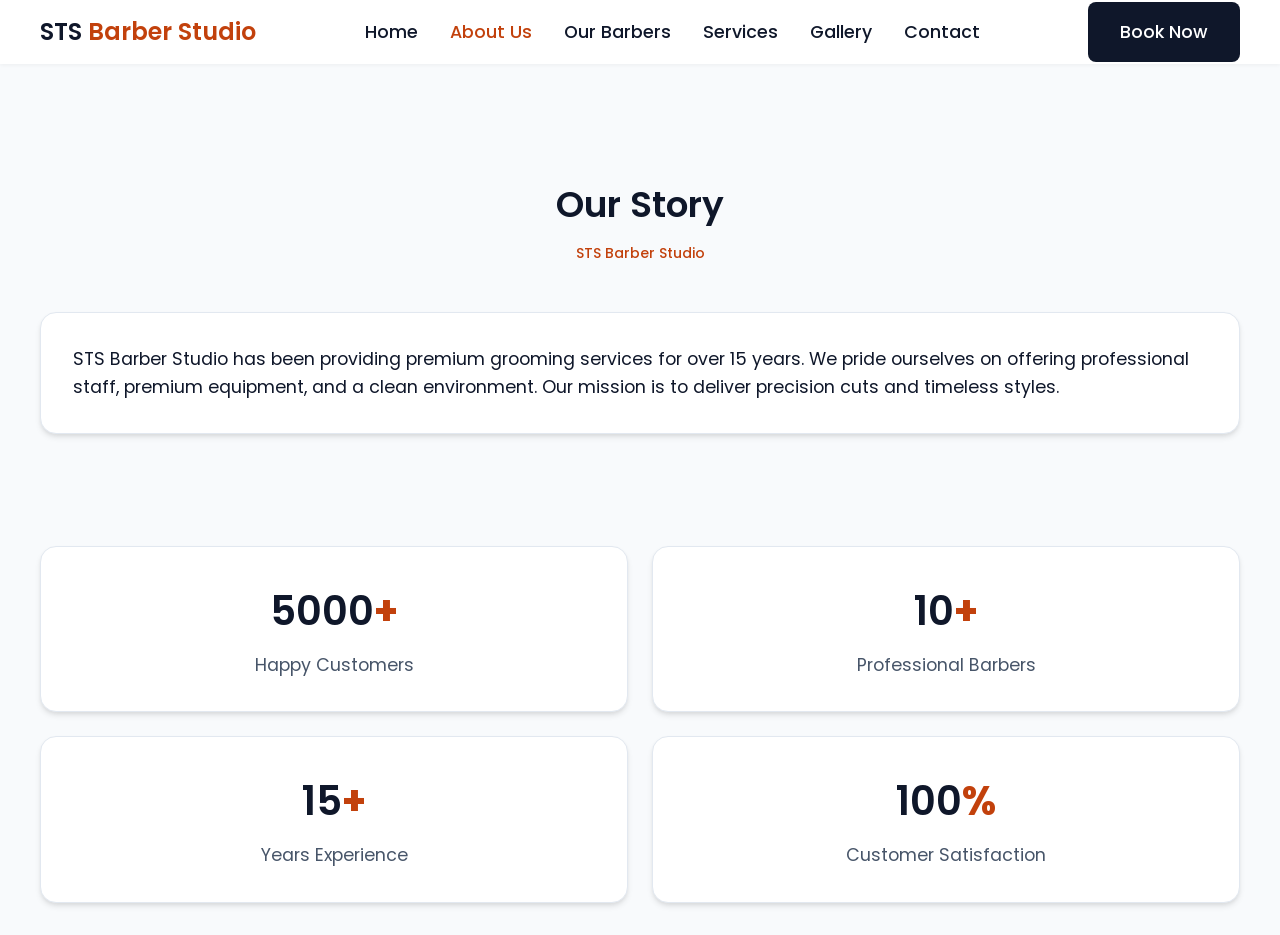
<file: about.html>
<!DOCTYPE html>
<html lang="en">
<head>
    <meta charset="UTF-8">
    <meta name="viewport" content="width=device-width, initial-scale=1.0">
    <title>About Us | STS Barber Studio</title>
    <!-- Google Fonts -->
    <link href="https://fonts.googleapis.com/css2?family=Poppins:wght@300;400;500;600;700&display=swap" rel="stylesheet">
    <!-- Font Awesome -->
    <link rel="stylesheet" href="https://cdnjs.cloudflare.com/ajax/libs/font-awesome/6.4.0/css/all.min.css">
    <!-- Custom CSS -->
    <link rel="stylesheet" href="css/style.css">
    <link rel="stylesheet" href="css/animation.css">
    <link rel="stylesheet" href="css/responsive.css">
</head>
<body class="light-theme">
    <!-- Navigation -->
    <header class="header scroll-header" id="header">
        <nav class="nav container">
            <a href="index.html" class="nav__logo">
                <h2>STS <span>Barber Studio</span></h2>
            </a>

            <div class="nav__menu" id="nav-menu">
                <ul class="nav__list">
                    <li class="nav__item"><a href="index.html" class="nav__link">Home</a></li>
                    <li class="nav__item"><a href="about.html" class="nav__link active-link">About Us</a></li>
                    <li class="nav__item"><a href="barbers.html" class="nav__link">Our Barbers</a></li>
                    <li class="nav__item"><a href="services.html" class="nav__link">Services</a></li>
                    <li class="nav__item"><a href="gallery.html" class="nav__link">Gallery</a></li>
                    <li class="nav__item"><a href="contact.html" class="nav__link">Contact</a></li>
                </ul>
                <div class="nav__close" id="nav-close">
                    <i class="fas fa-times"></i>
                </div>
            </div>

            <div class="nav__btns">
                <a href="index.html#appointment" class="btn btn-primary nav__btn">Book Now</a>
                <div class="nav__toggle" id="nav-toggle">
                    <i class="fas fa-bars"></i>
                </div>
            </div>
        </nav>
    </header>

    <main class="main" style="padding-top: 6rem;">
        <section class="section container fade-up">
            <h1 class="section__title">Our Story</h1>
            <span class="section__subtitle">STS Barber Studio</span>
            <div class="glass-card">
                <p>STS Barber Studio has been providing premium grooming services for over 15 years. We pride ourselves on offering professional staff, premium equipment, and a clean environment. Our mission is to deliver precision cuts and timeless styles.</p>
            </div>
        </section>

        <!-- Stats Section -->
        <section class="stats section">
            <div class="stats__container container grid">
                <div class="stats__card glass-card fade-up">
                    <h2 class="stats__number counter" data-target="5000">0</h2><span>+</span>
                    <p class="stats__title">Happy Customers</p>
                </div>
                <div class="stats__card glass-card fade-up">
                    <h2 class="stats__number counter" data-target="10">0</h2><span>+</span>
                    <p class="stats__title">Professional Barbers</p>
                </div>
                <div class="stats__card glass-card fade-up">
                    <h2 class="stats__number counter" data-target="15">0</h2><span>+</span>
                    <p class="stats__title">Years Experience</p>
                </div>
                <div class="stats__card glass-card fade-up">
                    <h2 class="stats__number counter" data-target="100">0</h2><span>%</span>
                    <p class="stats__title">Customer Satisfaction</p>
                </div>
            </div>
        </section>
    </main>
    
    <script src="js/script.js"></script>
</body>
</html>
</file>
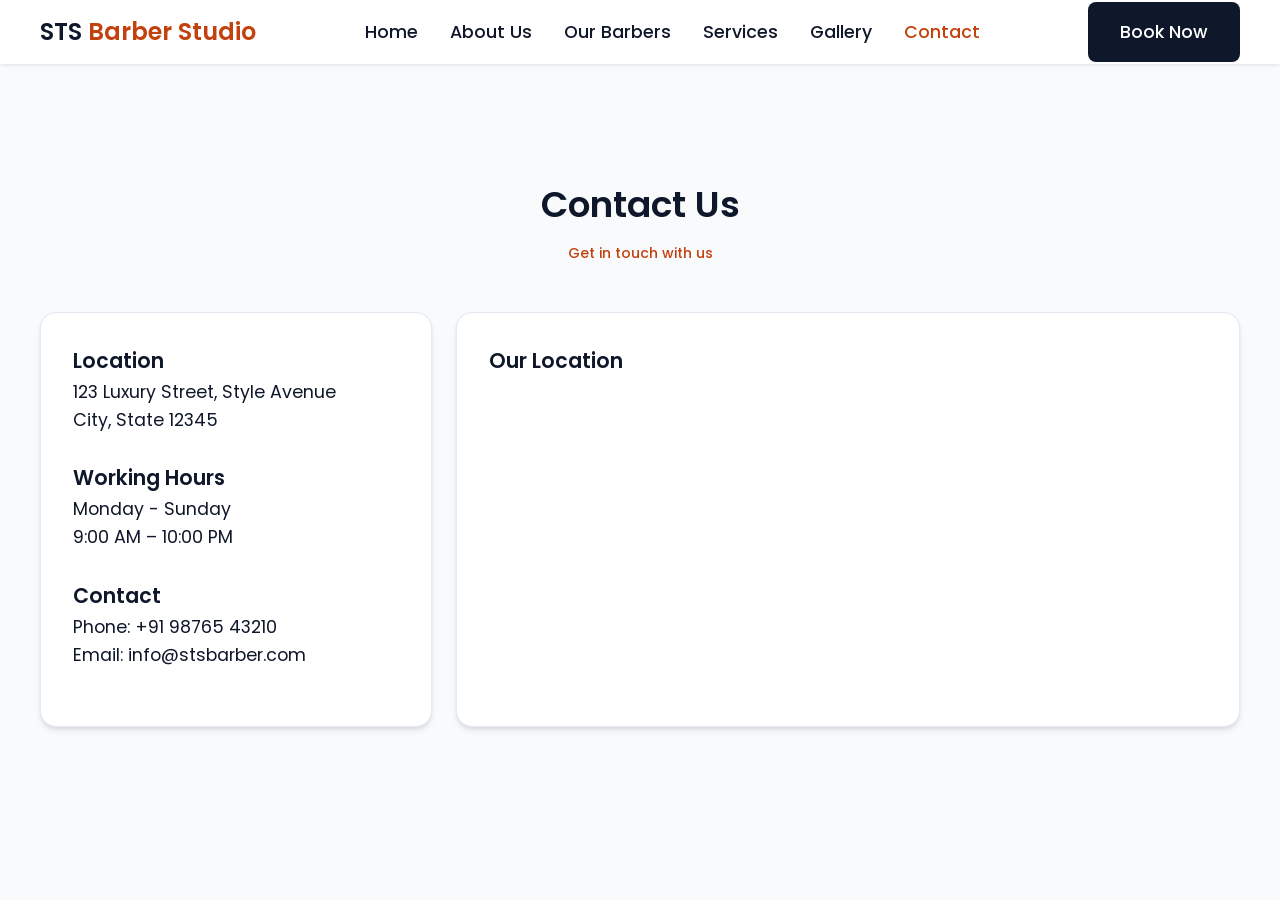
<file: contact.html>
<!DOCTYPE html>
<html lang="en">
<head>
    <meta charset="UTF-8">
    <meta name="viewport" content="width=device-width, initial-scale=1.0">
    <title>Contact Us | STS Barber Studio</title>
    <link href="https://fonts.googleapis.com/css2?family=Poppins:wght@300;400;500;600;700&display=swap" rel="stylesheet">
    <link rel="stylesheet" href="https://cdnjs.cloudflare.com/ajax/libs/font-awesome/6.4.0/css/all.min.css">
    <link rel="stylesheet" href="css/style.css">
    <link rel="stylesheet" href="css/animation.css">
    <link rel="stylesheet" href="css/responsive.css">
</head>
<body class="light-theme">
    <header class="header scroll-header" id="header">
        <nav class="nav container">
            <a href="index.html" class="nav__logo">
                <h2>STS <span>Barber Studio</span></h2>
            </a>

            <div class="nav__menu" id="nav-menu">
                <ul class="nav__list">
                    <li class="nav__item"><a href="index.html" class="nav__link">Home</a></li>
                    <li class="nav__item"><a href="about.html" class="nav__link">About Us</a></li>
                    <li class="nav__item"><a href="barbers.html" class="nav__link">Our Barbers</a></li>
                    <li class="nav__item"><a href="services.html" class="nav__link">Services</a></li>
                    <li class="nav__item"><a href="gallery.html" class="nav__link">Gallery</a></li>
                    <li class="nav__item"><a href="contact.html" class="nav__link active-link">Contact</a></li>
                </ul>
            </div>

            <div class="nav__btns">
                <a href="index.html#appointment" class="btn btn-primary nav__btn">Book Now</a>
                <div class="nav__toggle" id="nav-toggle">
                    <i class="fas fa-bars"></i>
                </div>
            </div>
        </nav>
    </header>

    <main class="main" style="padding-top: 6rem;">
        <section class="section container fade-up">
            <h1 class="section__title">Contact Us</h1>
            <span class="section__subtitle">Get in touch with us</span>
            
            <div class="appointment__container grid" style="margin-top:2rem">
                <div class="glass-card">
                    <h3>Location</h3>
                    <p>123 Luxury Street, Style Avenue<br>City, State 12345</p>
                    <br>
                    <h3>Working Hours</h3>
                    <p>Monday - Sunday</p>
                    <p>9:00 AM – 10:00 PM</p>
                    <br>
                    <h3>Contact</h3>
                    <p>Phone: +91 98765 43210</p>
                    <p>Email: info@stsbarber.com</p>
                </div>
                <div class="glass-card">
                    <h3>Our Location</h3>
                    <div style="height:300px; border-radius:0.5rem; margin-top:1rem; overflow:hidden;">
                        <iframe src="https://www.google.com/maps/embed?pb=!1m18!1m12!1m3!1d193595.15830869428!2d-74.119763973046!3d40.69766374874431!2m3!1f0!2f0!3f0!3m2!1i1024!2i768!4f13.1!3m3!1m2!1s0x89c24fa5d33f083b%3A0xc80b8f06e177fe62!2sNew%20York%2C%20NY%2C%20USA!5e0!3m2!1sen!2sin!4v1698246342898!5m2!1sen!2sin" width="100%" height="100%" style="border:0;" allowfullscreen="" loading="lazy" referrerpolicy="no-referrer-when-downgrade"></iframe>
                    </div>
                </div>
            </div>
        </section>
    </main>
    <script src="js/script.js"></script>
</body>
</html>
</file>
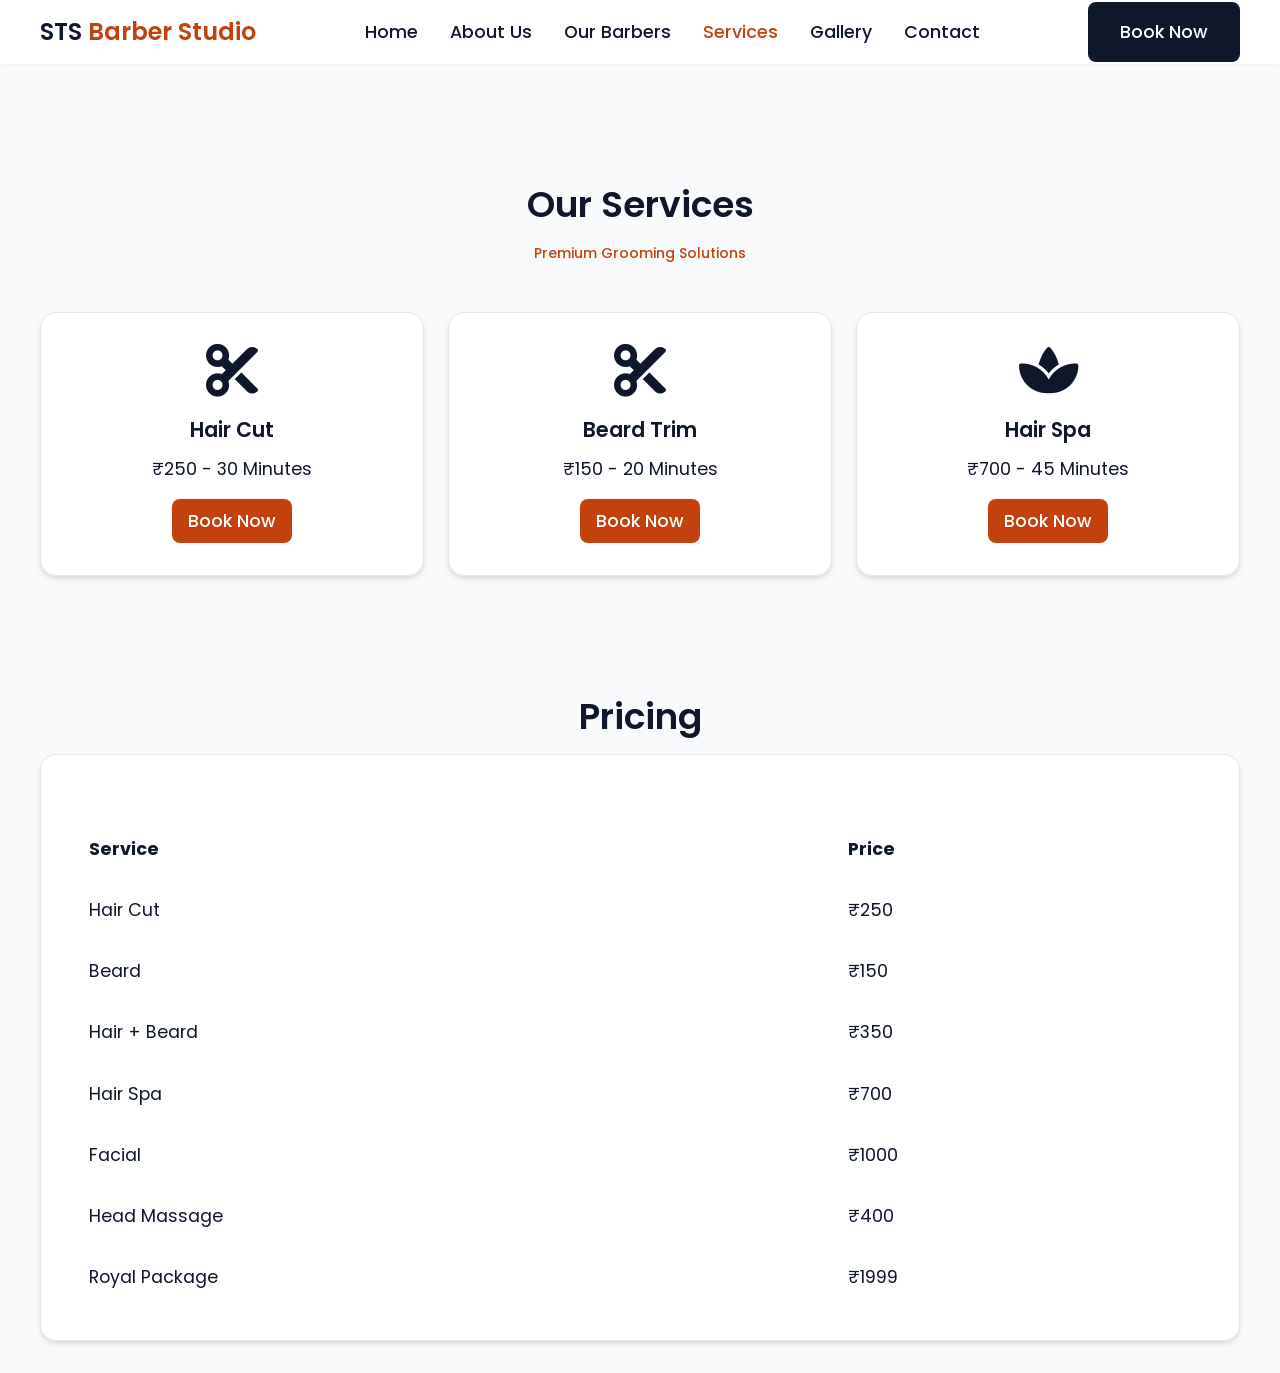
<file: services.html>
<!DOCTYPE html>
<html lang="en">
<head>
    <meta charset="UTF-8">
    <meta name="viewport" content="width=device-width, initial-scale=1.0">
    <title>Services & Pricing | STS Barber Studio</title>
    <link href="https://fonts.googleapis.com/css2?family=Poppins:wght@300;400;500;600;700&display=swap" rel="stylesheet">
    <link rel="stylesheet" href="https://cdnjs.cloudflare.com/ajax/libs/font-awesome/6.4.0/css/all.min.css">
    <link rel="stylesheet" href="css/style.css">
    <link rel="stylesheet" href="css/animation.css">
    <link rel="stylesheet" href="css/responsive.css">
    <style>
        .services__grid {
            display: grid;
            grid-template-columns: repeat(auto-fit, minmax(250px, 1fr));
            gap: 1.5rem;
        }
        .service__card {
            text-align: center;
        }
        .service__card h3 {
            margin: 1rem 0 0.5rem;
            color: var(--primary-color);
        }
        .pricing__table {
            width: 100%;
            margin-top: 2rem;
            border-collapse: collapse;
        }
        .pricing__table th, .pricing__table td {
            padding: 1rem;
            border-bottom: 1px solid rgba(255,255,255,0.1);
            text-align: left;
        }
        .pricing__table th {
            color: var(--primary-color);
        }
    </style>
</head>
<body class="light-theme">
    <header class="header scroll-header" id="header">
        <nav class="nav container">
            <a href="index.html" class="nav__logo">
                <h2>STS <span>Barber Studio</span></h2>
            </a>

            <div class="nav__menu" id="nav-menu">
                <ul class="nav__list">
                    <li class="nav__item"><a href="index.html" class="nav__link">Home</a></li>
                    <li class="nav__item"><a href="about.html" class="nav__link">About Us</a></li>
                    <li class="nav__item"><a href="barbers.html" class="nav__link">Our Barbers</a></li>
                    <li class="nav__item"><a href="services.html" class="nav__link active-link">Services</a></li>
                    <li class="nav__item"><a href="gallery.html" class="nav__link">Gallery</a></li>
                    <li class="nav__item"><a href="contact.html" class="nav__link">Contact</a></li>
                </ul>
            </div>

            <div class="nav__btns">
                <a href="index.html#appointment" class="btn btn-primary nav__btn">Book Now</a>
                <div class="nav__toggle" id="nav-toggle">
                    <i class="fas fa-bars"></i>
                </div>
            </div>
        </nav>
    </header>

    <main class="main" style="padding-top: 6rem;">
        <section class="section container fade-up">
            <h1 class="section__title">Our Services</h1>
            <span class="section__subtitle">Premium Grooming Solutions</span>
            
            <div class="services__grid">
                <div class="service__card glass-card">
                    <i class="fas fa-cut fa-3x" style="color:var(--primary-color)"></i>
                    <h3>Hair Cut</h3>
                    <p>₹250 - 30 Minutes</p>
                    <a href="index.html#appointment" class="btn btn-secondary" style="margin-top: 1rem; padding: 0.5rem 1rem;">Book Now</a>
                </div>
                <div class="service__card glass-card">
                    <i class="fas fa-cut fa-3x" style="color:var(--primary-color)"></i>
                    <h3>Beard Trim</h3>
                    <p>₹150 - 20 Minutes</p>
                    <a href="index.html#appointment" class="btn btn-secondary" style="margin-top: 1rem; padding: 0.5rem 1rem;">Book Now</a>
                </div>
                <div class="service__card glass-card">
                    <i class="fas fa-spa fa-3x" style="color:var(--primary-color)"></i>
                    <h3>Hair Spa</h3>
                    <p>₹700 - 45 Minutes</p>
                    <a href="index.html#appointment" class="btn btn-secondary" style="margin-top: 1rem; padding: 0.5rem 1rem;">Book Now</a>
                </div>
                <!-- Additional services can be added here following same structure -->
            </div>
        </section>

        <section class="section container fade-up">
            <h2 class="section__title">Pricing</h2>
            <div class="glass-card">
                <table class="pricing__table">
                    <tr><th>Service</th><th>Price</th></tr>
                    <tr><td>Hair Cut</td><td>₹250</td></tr>
                    <tr><td>Beard</td><td>₹150</td></tr>
                    <tr><td>Hair + Beard</td><td>₹350</td></tr>
                    <tr><td>Hair Spa</td><td>₹700</td></tr>
                    <tr><td>Facial</td><td>₹1000</td></tr>
                    <tr><td>Head Massage</td><td>₹400</td></tr>
                    <tr><td>Royal Package</td><td>₹1999</td></tr>
                </table>
            </div>
        </section>
    </main>
    <script src="js/script.js"></script>
</body>
</html>
</file>
<file: css/style.css>
/* Google Fonts */
@import url('https://fonts.googleapis.com/css2?family=Poppins:wght@300;400;500;600;700&display=swap');

/* Variables - Professional Clean Theme */
:root {
    --primary-color: #0f172a; /* Slate Navy */
    --primary-color-alt: #1e293b;
    --accent-color: #c2410c; /* Copper/Rust */
    --accent-color-alt: #9a3412;
    --bg-color: #f8fafc; /* Very light gray */
    --container-color: #ffffff; /* White */
    --text-color: #0f172a;
    --text-color-light: #475569;
    --border-color: #e2e8f0;
    --card-shadow: 0 4px 6px -1px rgba(0, 0, 0, 0.1), 0 2px 4px -1px rgba(0, 0, 0, 0.06);
    --card-hover-shadow: 0 10px 15px -3px rgba(0, 0, 0, 0.1), 0 4px 6px -2px rgba(0, 0, 0, 0.05);
    
    --body-font: 'Poppins', sans-serif;
    --h1-font-size: 2.5rem;
    --h2-font-size: 1.5rem;
    --h3-font-size: 1.25rem;
    --normal-font-size: 1rem;
    --small-font-size: 0.875rem;

    --font-medium: 500;
    --font-semi-bold: 600;
    --font-bold: 700;

    --z-tooltip: 10;
    --z-fixed: 100;
    --z-modal: 1000;
}

@media screen and (min-width: 968px) {
    :root {
        --h1-font-size: 4rem;
        --h2-font-size: 2.25rem;
        --h3-font-size: 1.5rem;
        --normal-font-size: 1.1rem;
    }
}

/* Base */
* {
    box-sizing: border-box;
    padding: 0;
    margin: 0;
}

html {
    scroll-behavior: smooth;
}

body {
    font-family: var(--body-font);
    font-size: var(--normal-font-size);
    background-color: var(--bg-color);
    color: var(--text-color);
    line-height: 1.6;
}

h1, h2, h3 {
    color: var(--text-color);
    font-weight: var(--font-semi-bold);
}

ul {
    list-style: none;
}

a {
    text-decoration: none;
    color: var(--text-color);
}

img {
    max-width: 100%;
    height: auto;
}

/* Reusable Classes */
.container {
    max-width: 1200px;
    margin-left: 1.5rem;
    margin-right: 1.5rem;
}

.grid {
    display: grid;
    gap: 1.5rem;
}

.section {
    padding: 5rem 0 2rem;
}

.section__title, .section__subtitle {
    text-align: center;
}

.section__title {
    font-size: var(--h2-font-size);
    color: var(--primary-color);
    margin-bottom: 0.5rem;
}

.section__subtitle {
    display: block;
    font-size: var(--small-font-size);
    margin-bottom: 3rem;
    color: var(--accent-color);
    font-weight: var(--font-medium);
}

/* Modern Clean Cards */
.glass-card {
    background: var(--container-color);
    border: 1px solid var(--border-color);
    border-radius: 1rem;
    padding: 2rem;
    box-shadow: var(--card-shadow);
    transition: transform 0.3s ease, box-shadow 0.3s ease;
}

.glass-card:hover {
    transform: translateY(-5px);
    box-shadow: var(--card-hover-shadow);
}

/* Buttons */
.btn {
    display: inline-block;
    padding: 1rem 2rem;
    border-radius: 0.5rem;
    font-weight: var(--font-medium);
    transition: 0.3s;
    cursor: pointer;
    border: none;
    font-family: var(--body-font);
}

.btn-primary {
    background-color: var(--primary-color);
    color: #fff;
}

.btn-primary:hover {
    background-color: var(--primary-color-alt);
    transform: scale(1.05);
}

.btn-secondary {
    background: var(--accent-color);
    color: #fff;
}

.btn-secondary:hover {
    background: var(--accent-color-alt);
    transform: scale(1.05);
}

.w-100 {
    width: 100%;
}

/* Loading Screen */
#loading {
    position: fixed;
    top: 0;
    left: 0;
    width: 100%;
    height: 100%;
    background-color: var(--bg-color);
    z-index: 9999;
    display: flex;
    justify-content: center;
    align-items: center;
    transition: opacity 0.5s ease;
}

.loader {
    text-align: center;
}

.loader h2 {
    font-size: 3rem;
    color: var(--primary-color);
    animation: pulse 1.5s infinite;
}

@keyframes pulse {
    0% { transform: scale(1); opacity: 1; }
    50% { transform: scale(1.1); opacity: 0.7; }
    100% { transform: scale(1); opacity: 1; }
}

/* Header & Nav */
.header {
    width: 100%;
    position: fixed;
    top: 0;
    left: 0;
    z-index: var(--z-fixed);
    background-color: transparent;
    transition: 0.4s;
}

.header.scroll-header {
    background-color: rgba(255, 255, 255, 0.95);
    backdrop-filter: blur(10px);
    box-shadow: 0 1px 4px rgba(0, 0, 0, 0.1);
}

/* When at top, nav items should be white if hero background is dark. Let's make the nav always white background for a clean look */
.header {
    background-color: #fff;
    box-shadow: 0 1px 4px rgba(0, 0, 0, 0.05);
}

.nav {
    height: 4rem;
    display: flex;
    justify-content: space-between;
    align-items: center;
}

.nav__logo h2 {
    color: var(--primary-color);
    font-size: 1.5rem;
}

.nav__logo span {
    color: var(--accent-color);
}

.nav__toggle, .nav__close {
    color: var(--primary-color);
    font-size: 1.5rem;
    cursor: pointer;
    display: none;
}

.nav__list {
    display: flex;
    gap: 2rem;
}

.nav__link {
    color: var(--text-color);
    font-weight: var(--font-medium);
    transition: 0.3s;
}

.nav__link:hover, .active-link {
    color: var(--accent-color);
}

.nav__btns {
    display: flex;
    align-items: center;
    gap: 1rem;
}

/* Hero Section */
.hero {
    position: relative;
    height: 100vh;
    display: flex;
    align-items: center;
    margin-top: 4rem; /* push down below nav */
}

.hero__bg {
    position: absolute;
    top: 0;
    left: 0;
    width: 100%;
    height: 100%;
    /* Using high quality unsplash image for deployment */
    background: linear-gradient(rgba(15, 23, 42, 0.7), rgba(15, 23, 42, 0.7)), url('https://images.unsplash.com/photo-1585747860715-2ba37e788b70?ixlib=rb-4.0.3&auto=format&fit=crop&w=1920&q=80') no-repeat center center/cover;
    z-index: -1;
    border-radius: 0 0 2rem 2rem;
}

.hero__data {
    text-align: center;
    color: #fff;
}

.hero__subtitle {
    font-size: var(--h3-font-size);
    color: var(--accent-color);
    margin-bottom: 0.5rem;
}

.hero__title {
    font-size: var(--h1-font-size);
    margin-bottom: 1rem;
    text-transform: uppercase;
    letter-spacing: 2px;
    color: #fff;
}

.hero__description {
    margin-bottom: 2rem;
    color: #e2e8f0;
    font-size: var(--h3-font-size);
}

.hero__buttons {
    display: flex;
    justify-content: center;
    gap: 1rem;
}

/* Stats */
.stats__container {
    grid-template-columns: repeat(2, 1fr);
    text-align: center;
}

.stats__number {
    font-size: 2.5rem;
    color: var(--primary-color);
    display: inline-block;
}

.stats__card span {
    font-size: 2.5rem;
    color: var(--accent-color);
    font-weight: bold;
}

.stats__title {
    font-size: var(--normal-font-size);
    margin-top: 0.5rem;
    color: var(--text-color-light);
}

/* Features */
.features__container {
    grid-template-columns: repeat(auto-fit, minmax(250px, 1fr));
    text-align: center;
}

.features__icon {
    font-size: 2.5rem;
    color: var(--accent-color);
    margin-bottom: 1rem;
}

.features__title {
    font-size: var(--h3-font-size);
}

/* Appointment */
.appointment__container {
    grid-template-columns: 1fr 2fr;
}

.appointment__data h3 {
    color: var(--primary-color);
}
.appointment__data p {
    color: var(--text-color-light);
}

.appointment__form {
    display: grid;
    gap: 1.5rem;
}

.appointment__inputs {
    display: grid;
    grid-template-columns: repeat(2, 1fr);
    gap: 1.5rem;
}

.appointment__label {
    display: block;
    font-size: var(--small-font-size);
    color: var(--text-color-light);
    margin-bottom: 0.5rem;
}

.appointment__input {
    width: 100%;
    background-color: var(--bg-color);
    border: 1px solid var(--border-color);
    padding: 1rem;
    border-radius: 0.5rem;
    color: var(--text-color);
    font-family: var(--body-font);
    outline: none;
    transition: 0.3s;
}

.appointment__input:focus {
    border-color: var(--accent-color);
    box-shadow: 0 0 0 2px rgba(194, 65, 12, 0.2);
}

/* Popup */
.popup {
    position: fixed;
    top: 0;
    left: 0;
    width: 100%;
    height: 100%;
    background-color: rgba(15, 23, 42, 0.8);
    z-index: var(--z-modal);
    display: flex;
    justify-content: center;
    align-items: center;
    opacity: 0;
    visibility: hidden;
    transition: 0.3s;
}

.popup.show-popup {
    opacity: 1;
    visibility: visible;
}

.popup__content {
    text-align: center;
    max-width: 400px;
    width: 90%;
    background: #fff;
}

.popup__icon {
    font-size: 4rem;
    color: #10b981; /* green success */
    margin-bottom: 1rem;
}

.popup__title {
    font-size: var(--h2-font-size);
    margin-bottom: 1rem;
}

/* Testimonial */
.testimonial__card {
    text-align: center;
    max-width: 600px;
    margin: 0 auto;
}

.testimonial__stars {
    color: #eab308; /* star yellow */
    margin-bottom: 1rem;
}

.testimonial__desc {
    font-style: italic;
    margin-bottom: 1rem;
    font-size: 1.1rem;
    color: var(--text-color-light);
}

/* Footer */
.footer {
    background-color: var(--primary-color);
    padding: 3rem 0 1rem;
    color: #fff;
    margin-top: 4rem;
}

.footer__logo {
    font-size: 1.5rem;
    font-weight: var(--font-bold);
    color: #fff;
}

.footer__logo span {
    color: var(--accent-color);
}

.footer__description {
    margin-top: 1rem;
    color: #cbd5e1;
}

.footer__title {
    margin-bottom: 1.5rem;
    color: #fff;
}

.footer__container {
    grid-template-columns: repeat(auto-fit, minmax(250px, 1fr));
    gap: 2rem;
    margin-bottom: 3rem;
}

.footer__links {
    display: flex;
    flex-direction: column;
    gap: 0.75rem;
}

.footer__link {
    color: #cbd5e1;
    transition: 0.3s;
}

.footer__link:hover {
    color: var(--accent-color);
}

.footer__socials {
    display: flex;
    gap: 1rem;
}

.footer__social {
    display: inline-flex;
    background-color: rgba(255,255,255,0.1);
    padding: 0.75rem;
    border-radius: 50%;
    color: #fff;
    transition: 0.3s;
}

.footer__social:hover {
    background-color: var(--accent-color);
    transform: translateY(-3px);
}

.footer__copy {
    text-align: center;
    color: #94a3b8;
    font-size: var(--small-font-size);
    border-top: 1px solid rgba(255,255,255,0.1);
    padding-top: 2rem;
}

/* Floating WhatsApp & Scrollup */
.floating-whatsapp, .scrollup {
    position: fixed;
    right: 1.5rem;
    background-color: var(--primary-color);
    color: #fff;
    padding: 1rem;
    border-radius: 50%;
    z-index: var(--z-tooltip);
    transition: 0.4s;
    font-size: 1.5rem;
    display: flex;
    box-shadow: var(--card-shadow);
}

.floating-whatsapp {
    bottom: 5rem;
    background-color: #25D366;
}

.floating-whatsapp:hover, .scrollup:hover {
    transform: translateY(-5px);
}

.scrollup {
    bottom: -20%;
}

.show-scroll {
    bottom: 1.5rem;
}
</file>
<file: css/animation.css>
/* Animations */
.fade-up {
    opacity: 0;
    transform: translateY(30px);
    transition: opacity 0.8s ease-out, transform 0.8s ease-out;
}

.fade-up.visible {
    opacity: 1;
    transform: translateY(0);
}

.animated-btn {
    position: relative;
    overflow: hidden;
}

.animated-btn::after {
    content: '';
    position: absolute;
    top: 50%;
    left: 50%;
    width: 300px;
    height: 300px;
    background-color: rgba(255, 255, 255, 0.2);
    border-radius: 50%;
    transform: translate(-50%, -50%) scale(0);
    transition: transform 0.5s ease;
}

.animated-btn:hover::after {
    transform: translate(-50%, -50%) scale(1);
}
</file>
<file: css/responsive.css>
/* Responsive CSS */
@media screen and (max-width: 768px) {
    .nav__menu {
        position: fixed;
        top: -100%;
        left: 0;
        width: 100%;
        background-color: var(--container-color);
        backdrop-filter: blur(20px);
        -webkit-backdrop-filter: blur(20px);
        padding: 4rem 0 3rem;
        transition: 0.4s;
        box-shadow: 0 4px 4px rgba(0,0,0,0.1);
        border-bottom: 1px solid var(--glass-border);
    }

    .show-menu {
        top: 0;
    }

    .nav__list {
        flex-direction: column;
        align-items: center;
        row-gap: 1.5rem;
    }

    .nav__toggle, .nav__close {
        display: block;
    }

    .nav__close {
        position: absolute;
        top: 1rem;
        right: 1.5rem;
    }

    .nav__btn {
        display: none;
    }

    .hero__buttons {
        flex-direction: column;
    }

    .appointment__container {
        grid-template-columns: 1fr;
    }

    .appointment__inputs {
        grid-template-columns: 1fr;
    }
}

@media screen and (min-width: 768px) {
    .container {
        margin-left: auto;
        margin-right: auto;
    }
}
</file>
